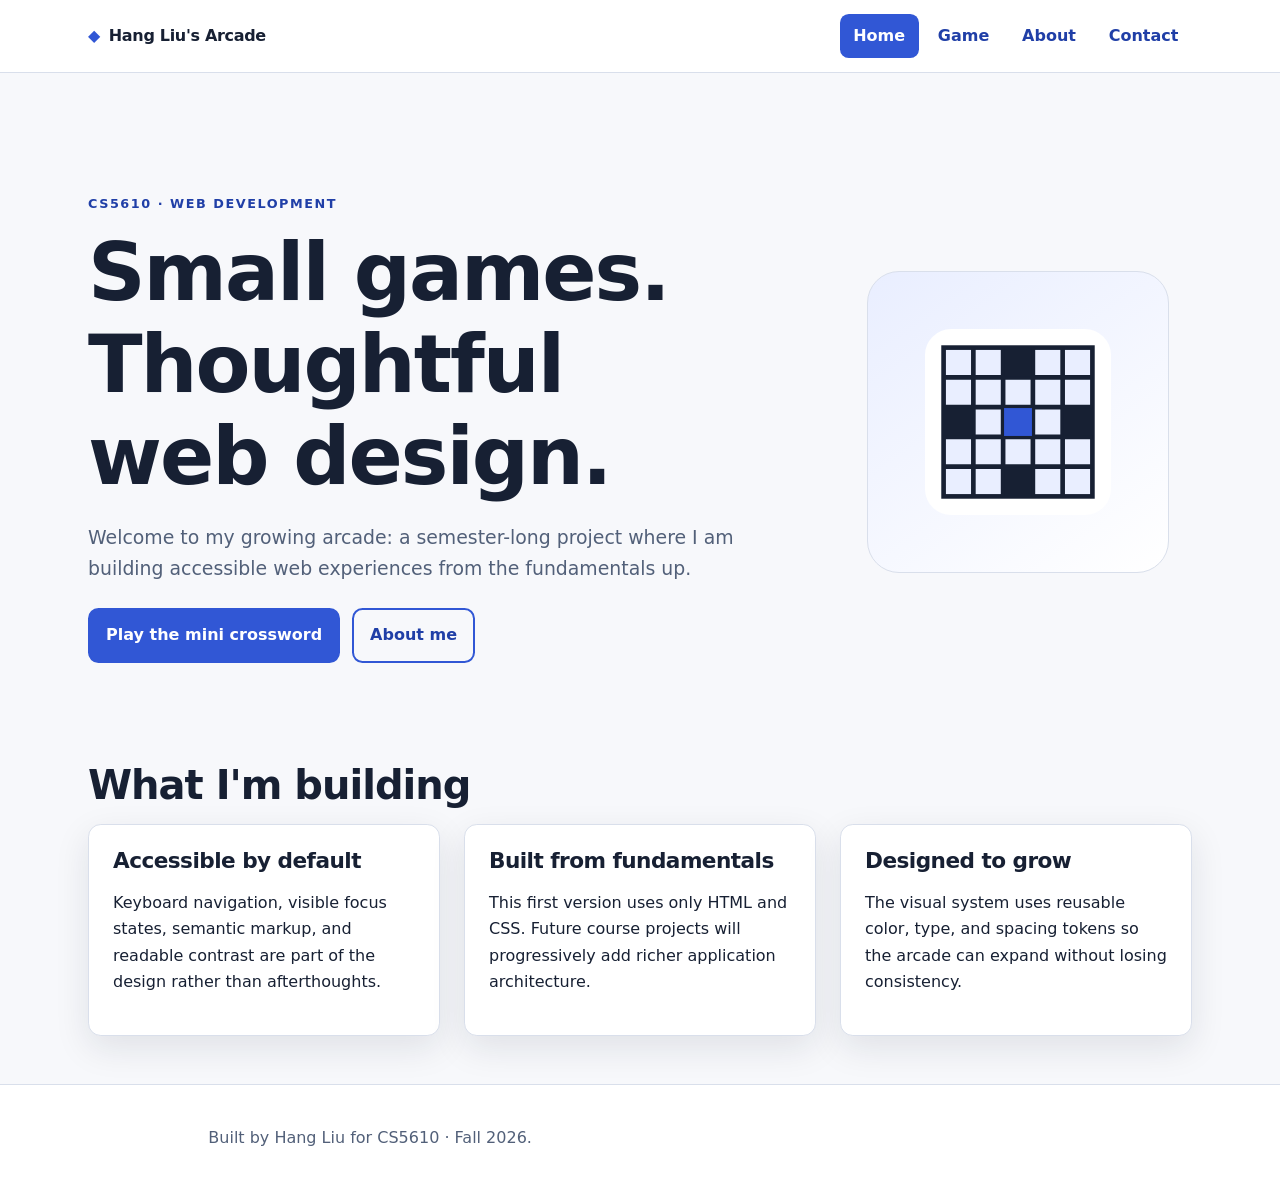
<file: index.html>
<!doctype html><html lang="en"><head><meta charset="utf-8"><meta name="viewport" content="width=device-width,initial-scale=1"><meta name="description" content="Hang Liu's web development arcade and professional portfolio."><title>Hang Liu | The Arcade</title><link rel="stylesheet" href="css/shared.css"></head><body>
<a class="skip-link" href="#main">Skip to main content</a><header class="site-header"><div class="nav-wrap"><a class="brand" href="index.html">Hang Liu's Arcade</a><nav aria-label="Primary navigation"><ul><li><a href="index.html" aria-current="page">Home</a></li><li><a href="game/index.html">Game</a></li><li><a href="about/index.html">About</a></li><li><a href="contact/index.html">Contact</a></li></ul></nav></div></header>
<main id="main"><section class="hero"><div><p class="eyebrow">CS5610 · Web Development</p><h1>Small games. Thoughtful web design.</h1><p class="lede">Welcome to my growing arcade: a semester-long project where I am building accessible web experiences from the fundamentals up.</p><div class="actions"><a class="button" href="game/index.html">Play the mini crossword</a><a class="button secondary" href="about/index.html">About me</a></div></div><div class="hero-mark"><img src="assets/arcade.svg" alt="A five-by-five arcade puzzle grid logo"></div></section>
<section class="section" aria-labelledby="build-heading"><h2 id="build-heading">What I'm building</h2><div class="cards"><article class="card"><h3>Accessible by default</h3><p>Keyboard navigation, visible focus states, semantic markup, and readable contrast are part of the design rather than afterthoughts.</p></article><article class="card"><h3>Built from fundamentals</h3><p>This first version uses only HTML and CSS. Future course projects will progressively add richer application architecture.</p></article><article class="card"><h3>Designed to grow</h3><p>The visual system uses reusable color, type, and spacing tokens so the arcade can expand without losing consistency.</p></article></div></section></main>
<footer class="site-footer"><p>Built by Hang Liu for CS5610 · Fall 2026.</p></footer></body></html>
</file>
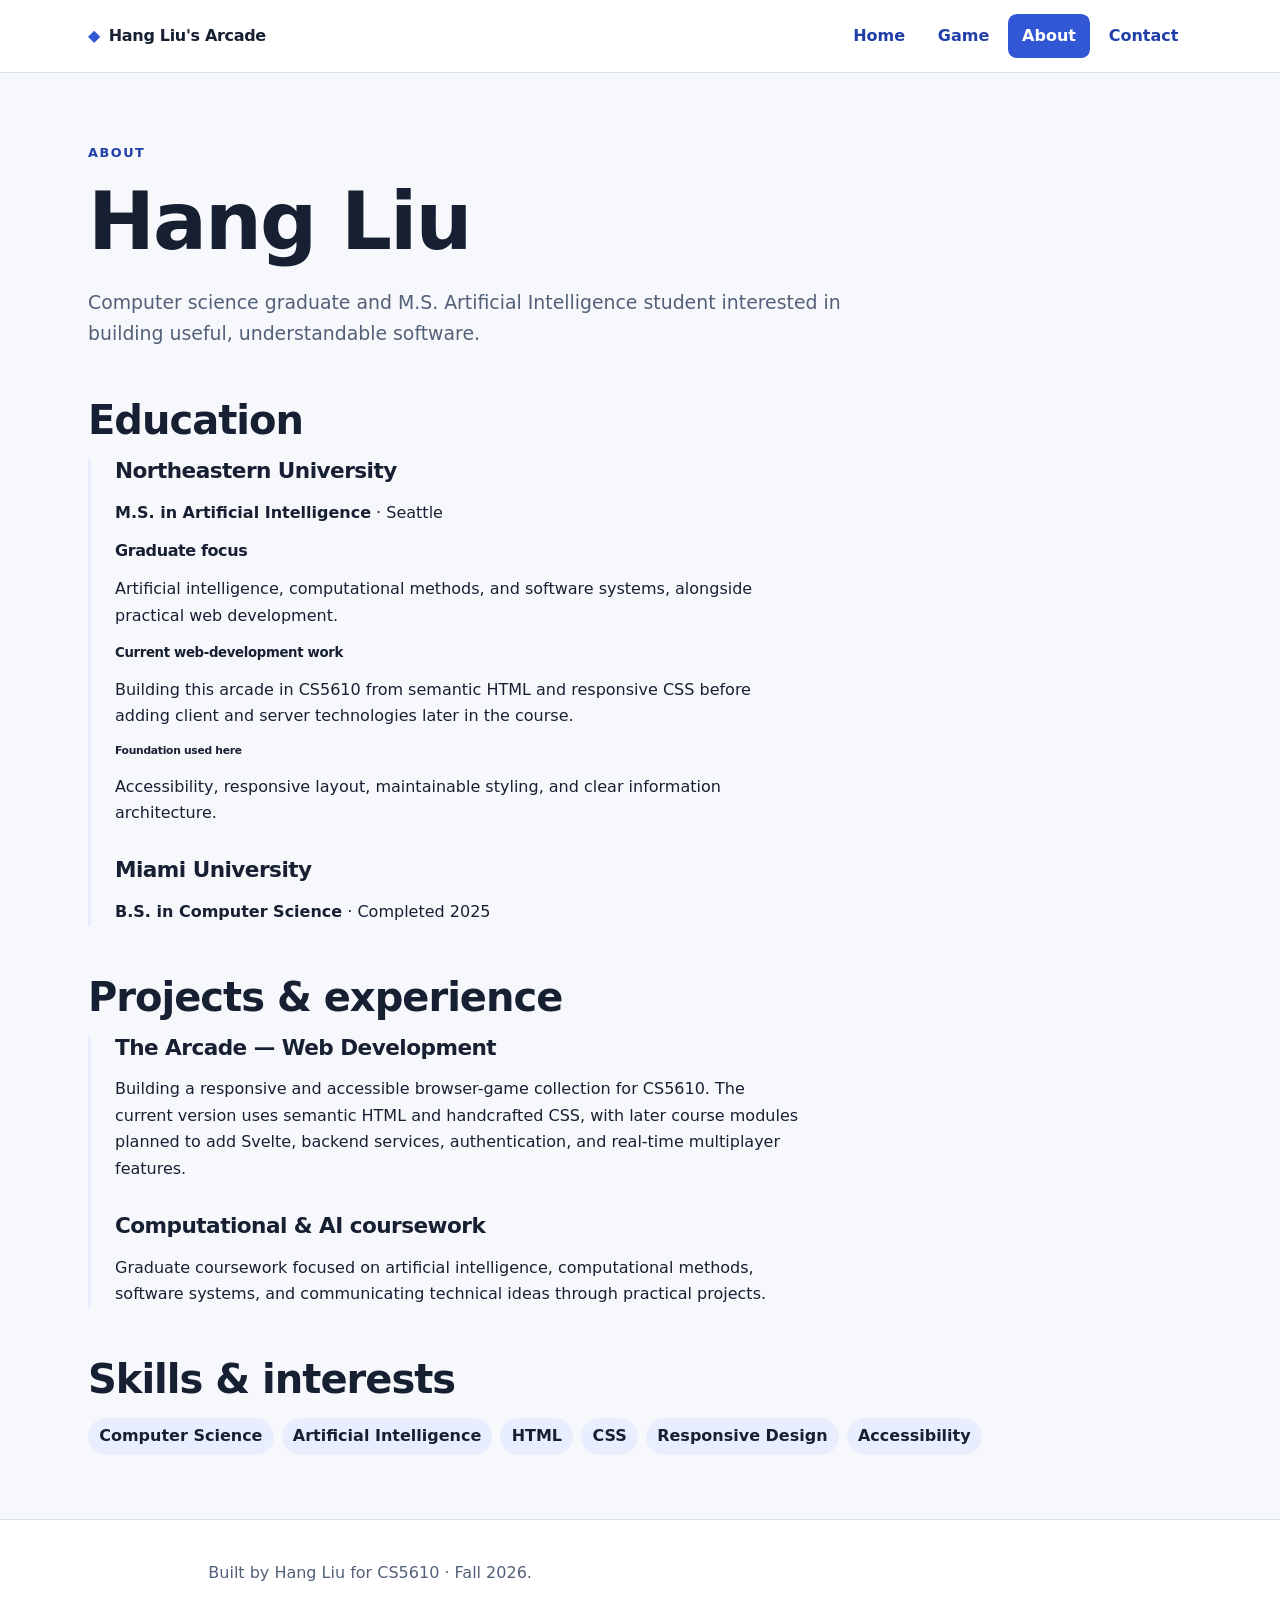
<file: about/index.html>
<!doctype html><html lang="en"><head><meta charset="utf-8"><meta name="viewport" content="width=device-width,initial-scale=1"><meta name="description" content="Education, experience, and interests of Hang Liu."><title>About | Hang Liu's Arcade</title><link rel="stylesheet" href="../css/shared.css"></head><body>
<a class="skip-link" href="#main">Skip to main content</a><header class="site-header"><div class="nav-wrap"><a class="brand" href="../index.html">Hang Liu's Arcade</a><nav aria-label="Primary navigation"><ul><li><a href="../index.html">Home</a></li><li><a href="../game/index.html">Game</a></li><li><a href="index.html" aria-current="page">About</a></li><li><a href="../contact/index.html">Contact</a></li></ul></nav></div></header>
<main id="main"><header><p class="eyebrow">About</p><h1>Hang Liu</h1><p class="lede">Computer science graduate and M.S. Artificial Intelligence student interested in building useful, understandable software.</p></header>
<section class="section" aria-labelledby="education"><h2 id="education">Education</h2><div class="timeline"><article><h3>Northeastern University</h3><p><strong>M.S. in Artificial Intelligence</strong> · Seattle</p><h4>Graduate focus</h4><p>Artificial intelligence, computational methods, and software systems, alongside practical web development.</p><h5>Current web-development work</h5><p>Building this arcade in CS5610 from semantic HTML and responsive CSS before adding client and server technologies later in the course.</p><h6>Foundation used here</h6><p>Accessibility, responsive layout, maintainable styling, and clear information architecture.</p></article><article><h3>Miami University</h3><p><strong>B.S. in Computer Science</strong> · Completed 2025</p></article></div></section>
<section class="section" aria-labelledby="experience"><h2 id="experience">Projects &amp; experience</h2><div class="timeline"><article><h3>The Arcade — Web Development</h3><p>Building a responsive and accessible browser-game collection for CS5610. The current version uses semantic HTML and handcrafted CSS, with later course modules planned to add Svelte, backend services, authentication, and real-time multiplayer features.</p></article><article><h3>Computational &amp; AI coursework</h3><p>Graduate coursework focused on artificial intelligence, computational methods, software systems, and communicating technical ideas through practical projects.</p></article></div></section>
<section class="section" aria-labelledby="skills"><h2 id="skills">Skills & interests</h2><ul class="tag-list"><li>Computer Science</li><li>Artificial Intelligence</li><li>HTML</li><li>CSS</li><li>Responsive Design</li><li>Accessibility</li></ul></section>
</main><footer class="site-footer"><p>Built by Hang Liu for CS5610 · Fall 2026.</p></footer></body></html>
</file>
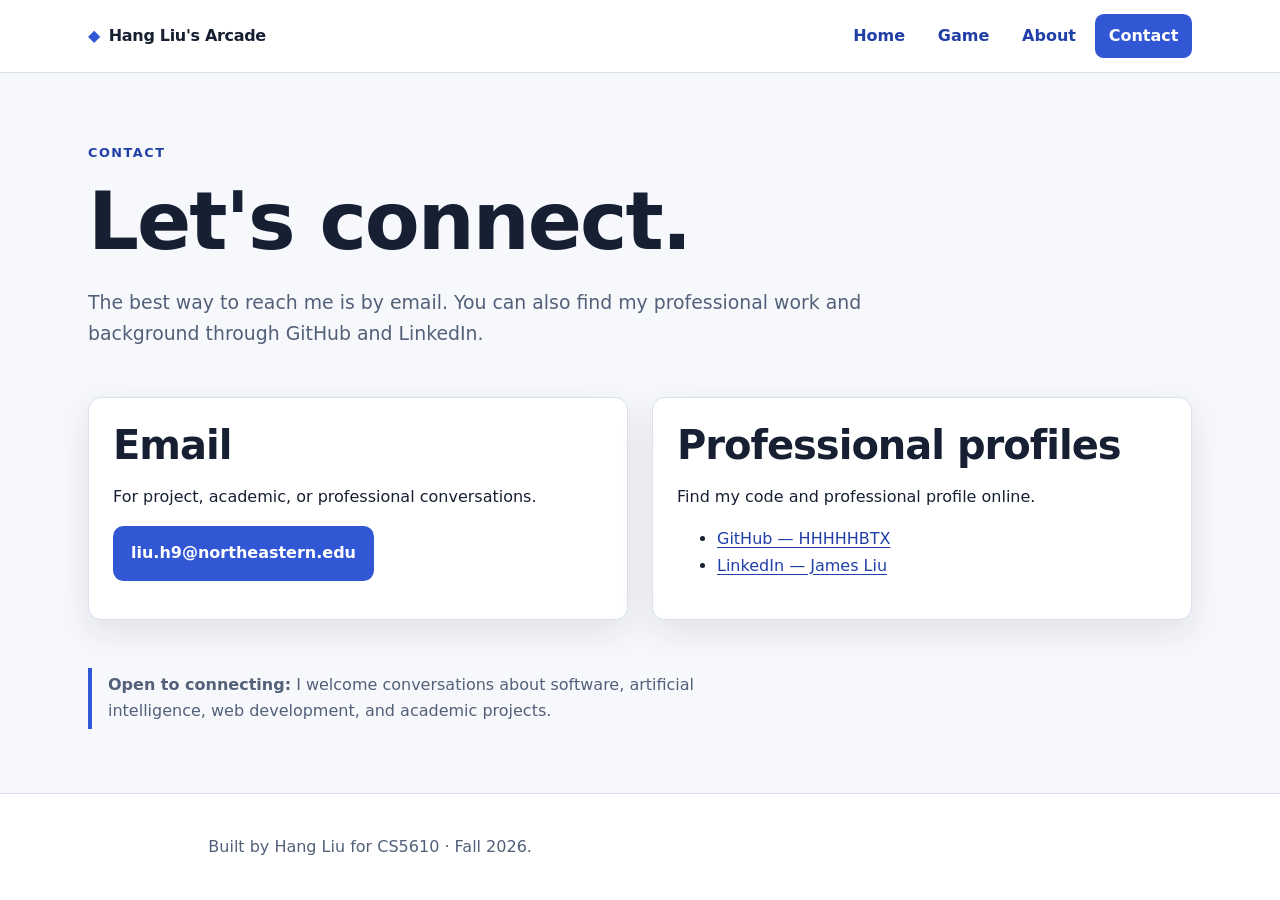
<file: contact/index.html>
<!doctype html>
<html lang="en">
<head>
  <meta charset="utf-8">
  <meta name="viewport" content="width=device-width,initial-scale=1">
  <meta name="description" content="Professional contact information for Hang Liu.">
  <title>Contact | Hang Liu's Arcade</title>
  <link rel="stylesheet" href="../css/shared.css">
</head>

<body>
  <a class="skip-link" href="#main">Skip to main content</a>

  <header class="site-header">
    <div class="nav-wrap">
      <a class="brand" href="../index.html">Hang Liu's Arcade</a>

      <nav aria-label="Primary navigation">
        <ul>
          <li><a href="../index.html">Home</a></li>
          <li><a href="../game/index.html">Game</a></li>
          <li><a href="../about/index.html">About</a></li>
          <li><a href="index.html" aria-current="page">Contact</a></li>
        </ul>
      </nav>
    </div>
  </header>

  <main id="main">
    <header>
      <p class="eyebrow">Contact</p>
      <h1>Let's connect.</h1>
      <p class="lede">
        The best way to reach me is by email. You can also find my
        professional work and background through GitHub and LinkedIn.
      </p>
    </header>

    <section class="section contact-grid" aria-label="Contact methods">
      <article class="card contact-card">
        <h2>Email</h2>
        <p>For project, academic, or professional conversations.</p>
        <a class="button" href="mailto:liu.h9@northeastern.edu">
          liu.h9@northeastern.edu
        </a>
      </article>

      <article class="card contact-card">
        <h2>Professional profiles</h2>
        <p>Find my code and professional profile online.</p>

        <ul>
          <li>
            <a href="https://github.com/HHHHHBTX"
               rel="noopener noreferrer">
              GitHub — HHHHHBTX
            </a>
          </li>

          <li>
            <a href="https://www.linkedin.com/in/james-liu-liuh74/"
               rel="noopener noreferrer">
              LinkedIn — James Liu
            </a>
          </li>
        </ul>
      </article>
    </section>

    <div class="section">
      <p class="note">
        <strong>Open to connecting:</strong>
        I welcome conversations about software, artificial intelligence,
        web development, and academic projects.
      </p>
    </div>
  </main>

  <footer class="site-footer">
    <p>Built by Hang Liu for CS5610 · Fall 2026.</p>
  </footer>
</body>
</html>
</file>
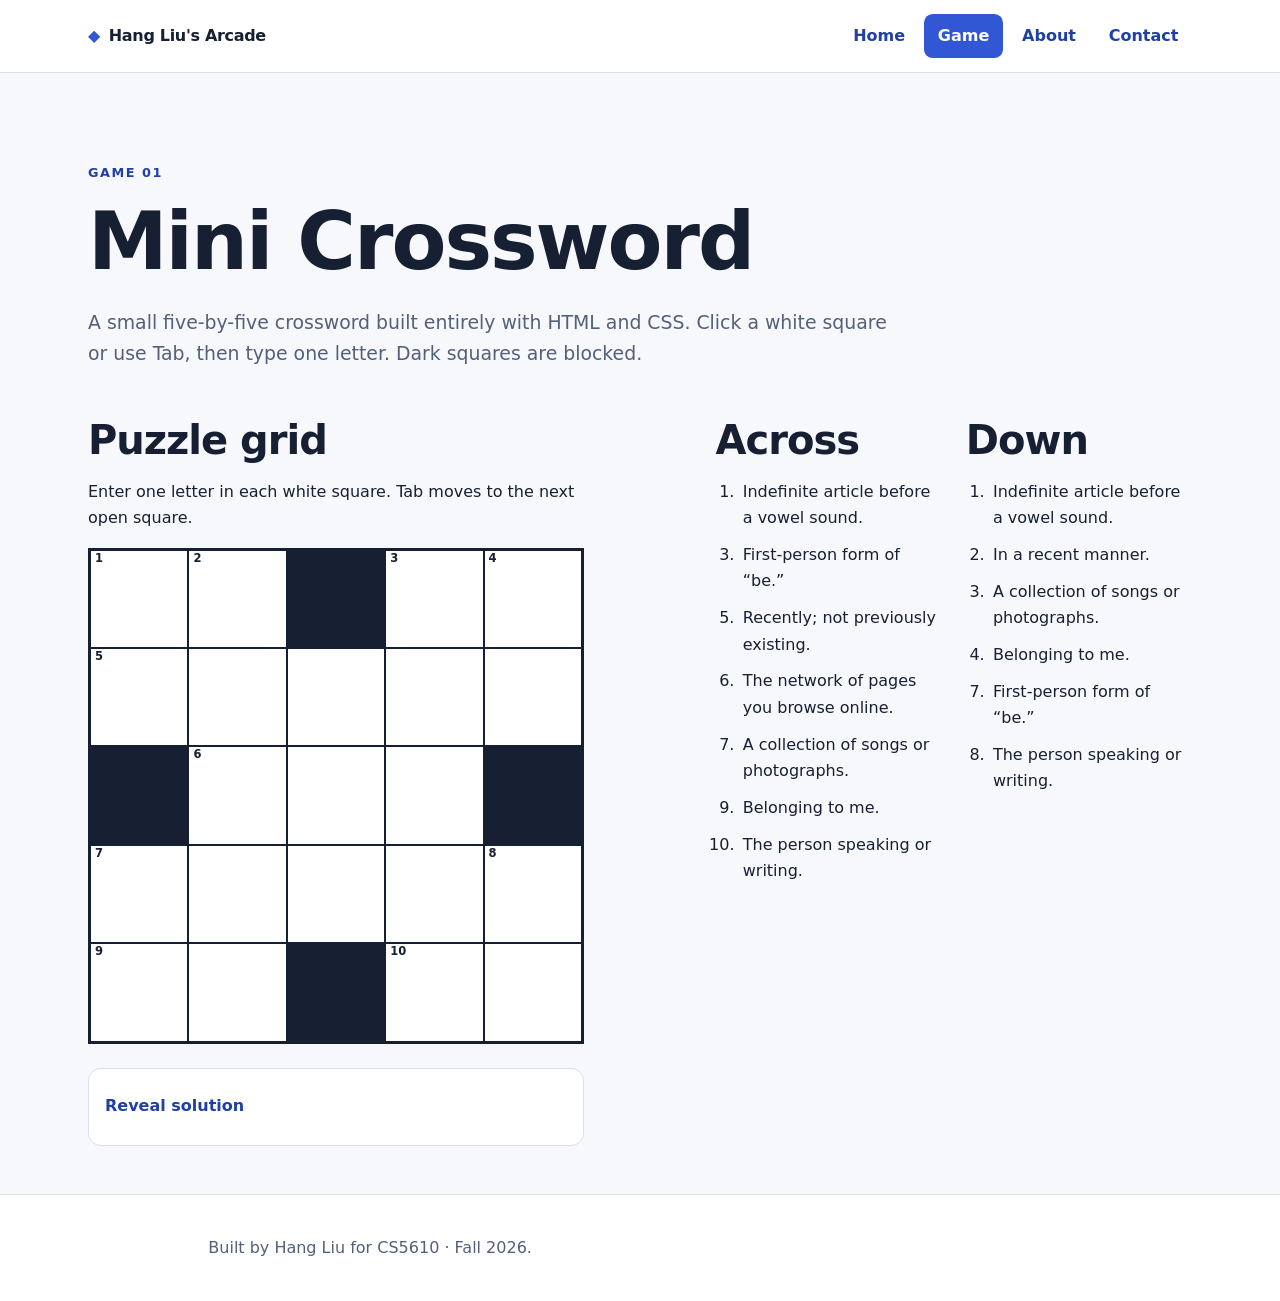
<file: game/index.html>
<!doctype html>
<html lang="en">
<head>
  <meta charset="utf-8">
  <meta name="viewport" content="width=device-width,initial-scale=1">
  <meta name="description" content="A CSS-only mini crossword in Hang Liu's Arcade.">
  <title>Mini Crossword | Hang Liu's Arcade</title>
  <link rel="stylesheet" href="../css/shared.css">
  <link rel="stylesheet" href="game.css">
</head>
<body>
<a class="skip-link" href="#main">Skip to main content</a>
<header class="site-header">
  <div class="nav-wrap">
    <a class="brand" href="../index.html">Hang Liu's Arcade</a>
    <nav aria-label="Primary navigation">
      <ul>
        <li><a href="../index.html">Home</a></li>
        <li><a href="index.html" aria-current="page">Game</a></li>
        <li><a href="../about/index.html">About</a></li>
        <li><a href="../contact/index.html">Contact</a></li>
      </ul>
    </nav>
  </div>
</header>

<main id="main">
  <header class="page-intro">
    <p class="eyebrow">Game 01</p>
    <h1>Mini Crossword</h1>
    <p class="lede">A small five-by-five crossword built entirely with HTML and CSS. Click a white square or use Tab, then type one letter. Dark squares are blocked.</p>
  </header>

  <section class="section game-layout" aria-labelledby="puzzle-heading">
    <div class="puzzle-shell">
      <h2 id="puzzle-heading">Puzzle grid</h2>
      <p id="puzzle-help">Enter one letter in each white square. Tab moves to the next open square.</p>

      <div class="crossword" role="group" aria-describedby="puzzle-help" aria-label="Five by five mini crossword">
        <div class="cell"><span class="number">1</span><label class="visually-hidden" for="r1c1">Row 1 column 1, 1 Across and 1 Down</label><input id="r1c1" type="text" maxlength="1" pattern="[A-Za-z]" autocomplete="off" aria-label="Row 1, column 1, 1 Across and 1 Down"></div>
        <div class="cell"><span class="number">2</span><label class="visually-hidden" for="r1c2">Row 1 column 2, 1 Across and 2 Down</label><input id="r1c2" type="text" maxlength="1" pattern="[A-Za-z]" autocomplete="off" aria-label="Row 1, column 2, 1 Across and 2 Down"></div>
        <div class="cell block"></div>
        <div class="cell"><span class="number">3</span><label class="visually-hidden" for="r1c4">Row 1 column 4, 3 Across and 3 Down</label><input id="r1c4" type="text" maxlength="1" pattern="[A-Za-z]" autocomplete="off" aria-label="Row 1, column 4, 3 Across and 3 Down"></div>
        <div class="cell"><span class="number">4</span><label class="visually-hidden" for="r1c5">Row 1 column 5, 3 Across and 4 Down</label><input id="r1c5" type="text" maxlength="1" pattern="[A-Za-z]" autocomplete="off" aria-label="Row 1, column 5, 3 Across and 4 Down"></div>
        <div class="cell"><span class="number">5</span><label class="visually-hidden" for="r2c1">Row 2 column 1, 5 Across and 1 Down</label><input id="r2c1" type="text" maxlength="1" pattern="[A-Za-z]" autocomplete="off" aria-label="Row 2, column 1, 5 Across and 1 Down"></div>
        <div class="cell"><label class="visually-hidden" for="r2c2">Row 2 column 2, 5 Across and 2 Down</label><input id="r2c2" type="text" maxlength="1" pattern="[A-Za-z]" autocomplete="off" aria-label="Row 2, column 2, 5 Across and 2 Down"></div>
        <div class="cell"><label class="visually-hidden" for="r2c3">Row 2 column 3, 5 Across</label><input id="r2c3" type="text" maxlength="1" pattern="[A-Za-z]" autocomplete="off" aria-label="Row 2, column 3, 5 Across"></div>
        <div class="cell"><label class="visually-hidden" for="r2c4">Row 2 column 4, 5 Across and 3 Down</label><input id="r2c4" type="text" maxlength="1" pattern="[A-Za-z]" autocomplete="off" aria-label="Row 2, column 4, 5 Across and 3 Down"></div>
        <div class="cell"><label class="visually-hidden" for="r2c5">Row 2 column 5, 5 Across and 4 Down</label><input id="r2c5" type="text" maxlength="1" pattern="[A-Za-z]" autocomplete="off" aria-label="Row 2, column 5, 5 Across and 4 Down"></div>
        <div class="cell block"></div>
        <div class="cell"><span class="number">6</span><label class="visually-hidden" for="r3c2">Row 3 column 2, 6 Across and 2 Down</label><input id="r3c2" type="text" maxlength="1" pattern="[A-Za-z]" autocomplete="off" aria-label="Row 3, column 2, 6 Across and 2 Down"></div>
        <div class="cell"><label class="visually-hidden" for="r3c3">Row 3 column 3, 6 Across</label><input id="r3c3" type="text" maxlength="1" pattern="[A-Za-z]" autocomplete="off" aria-label="Row 3, column 3, 6 Across"></div>
        <div class="cell"><label class="visually-hidden" for="r3c4">Row 3 column 4, 6 Across and 3 Down</label><input id="r3c4" type="text" maxlength="1" pattern="[A-Za-z]" autocomplete="off" aria-label="Row 3, column 4, 6 Across and 3 Down"></div>
        <div class="cell block"></div>
        <div class="cell"><span class="number">7</span><label class="visually-hidden" for="r4c1">Row 4 column 1, 7 Across and 7 Down</label><input id="r4c1" type="text" maxlength="1" pattern="[A-Za-z]" autocomplete="off" aria-label="Row 4, column 1, 7 Across and 7 Down"></div>
        <div class="cell"><label class="visually-hidden" for="r4c2">Row 4 column 2, 7 Across and 2 Down</label><input id="r4c2" type="text" maxlength="1" pattern="[A-Za-z]" autocomplete="off" aria-label="Row 4, column 2, 7 Across and 2 Down"></div>
        <div class="cell"><label class="visually-hidden" for="r4c3">Row 4 column 3, 7 Across</label><input id="r4c3" type="text" maxlength="1" pattern="[A-Za-z]" autocomplete="off" aria-label="Row 4, column 3, 7 Across"></div>
        <div class="cell"><label class="visually-hidden" for="r4c4">Row 4 column 4, 7 Across and 3 Down</label><input id="r4c4" type="text" maxlength="1" pattern="[A-Za-z]" autocomplete="off" aria-label="Row 4, column 4, 7 Across and 3 Down"></div>
        <div class="cell"><span class="number">8</span><label class="visually-hidden" for="r4c5">Row 4 column 5, 7 Across and 8 Down</label><input id="r4c5" type="text" maxlength="1" pattern="[A-Za-z]" autocomplete="off" aria-label="Row 4, column 5, 7 Across and 8 Down"></div>
        <div class="cell"><span class="number">9</span><label class="visually-hidden" for="r5c1">Row 5 column 1, 9 Across and 7 Down</label><input id="r5c1" type="text" maxlength="1" pattern="[A-Za-z]" autocomplete="off" aria-label="Row 5, column 1, 9 Across and 7 Down"></div>
        <div class="cell"><label class="visually-hidden" for="r5c2">Row 5 column 2, 9 Across and 2 Down</label><input id="r5c2" type="text" maxlength="1" pattern="[A-Za-z]" autocomplete="off" aria-label="Row 5, column 2, 9 Across and 2 Down"></div>
        <div class="cell block"></div>
        <div class="cell"><span class="number">10</span><label class="visually-hidden" for="r5c4">Row 5 column 4, 10 Across and 3 Down</label><input id="r5c4" type="text" maxlength="1" pattern="[A-Za-z]" autocomplete="off" aria-label="Row 5, column 4, 10 Across and 3 Down"></div>
        <div class="cell"><label class="visually-hidden" for="r5c5">Row 5 column 5, 10 Across and 8 Down</label><input id="r5c5" type="text" maxlength="1" pattern="[A-Za-z]" autocomplete="off" aria-label="Row 5, column 5, 10 Across and 8 Down"></div>
      </div>

      <details>
        <summary>Reveal solution</summary>
        <p>The completed crossword is shown below. Dark squares are blocked.</p>
        <div class="solution-grid" role="img" aria-label="Completed crossword solution">
          <span>A</span><span>N</span><span class="solution-block">■</span><span>A</span><span>M</span>
          <span>N</span><span>E</span><span>W</span><span>L</span><span>Y</span>
          <span class="solution-block">■</span><span>W</span><span>E</span><span>B</span><span class="solution-block">■</span>
          <span>A</span><span>L</span><span>B</span><span>U</span><span>M</span>
          <span>M</span><span>Y</span><span class="solution-block">■</span><span>M</span><span>E</span>
        </div>
      </details>
    </div>

    <div class="clues">
      <section aria-labelledby="across"><h2 id="across">Across</h2><ol>
        <li value="1">Indefinite article before a vowel sound.</li>
        <li value="3">First-person form of “be.”</li>
        <li value="5">Recently; not previously existing.</li>
        <li value="6">The network of pages you browse online.</li>
        <li value="7">A collection of songs or photographs.</li>
        <li value="9">Belonging to me.</li>
        <li value="10">The person speaking or writing.</li>
      </ol></section>
      <section aria-labelledby="down"><h2 id="down">Down</h2><ol>
        <li value="1">Indefinite article before a vowel sound.</li>
        <li value="2">In a recent manner.</li>
        <li value="3">A collection of songs or photographs.</li>
        <li value="4">Belonging to me.</li>
        <li value="7">First-person form of “be.”</li>
        <li value="8">The person speaking or writing.</li>
      </ol></section>
    </div>
  </section>
</main>
<footer class="site-footer"><p>Built by Hang Liu for CS5610 · Fall 2026.</p></footer>
</body>
</html>
</file>
<file: css/shared.css>
:root {
  --ink: #172033;
  --muted: #526079;
  --paper: #f7f8fb;
  --surface: #ffffff;
  --line: #d9dfeb;
  --accent: #3157d5;
  --accent-dark: #203fa7;
  --accent-soft: #e9eeff;
  --block: #172033;
  --focus: #b33b00;
  --space-1: .5rem;
  --space-2: 1rem;
  --space-3: 1.5rem;
  --space-4: 2rem;
  --space-5: 3rem;
  --radius: .8rem;
  --shadow: 0 12px 35px rgba(23,32,51,.10);
  font-family: Inter, ui-sans-serif, system-ui, -apple-system, BlinkMacSystemFont, "Segoe UI", sans-serif;
}
* { box-sizing: border-box; }
html { scroll-behavior: smooth; }
body { margin: 0; background: var(--paper); color: var(--ink); line-height: 1.65; }
a { color: var(--accent-dark); text-underline-offset: .18em; }
a:hover { color: var(--accent); }
a:focus-visible, input:focus-visible, summary:focus-visible { outline: 3px solid var(--focus); outline-offset: 3px; border-radius: .2rem; }
.site-header { position: sticky; top: 0; z-index: 10; background: rgba(255,255,255,.96); border-bottom: 1px solid var(--line); }
.nav-wrap { max-width: 72rem; min-height: 4.5rem; margin: 0 auto; padding: 0 var(--space-3); display: flex; align-items: center; justify-content: space-between; gap: var(--space-2); }
.brand { font-weight: 800; color: var(--ink); text-decoration: none; letter-spacing: -.02em; }
.brand::before { content: "◆"; color: var(--accent); margin-right: .55rem; }
nav ul { display: flex; list-style: none; margin: 0; padding: 0; gap: .35rem; }
nav a { display: flex; align-items: center; justify-content: center; min-height: 44px; padding: .55rem .85rem; border-radius: .55rem; text-decoration: none; font-weight: 650; }
nav a:hover { background: var(--accent-soft); }
nav a[aria-current="page"] { background: var(--accent); color: #fff; }
main { max-width: 72rem; margin: 0 auto; padding: calc(var(--space-5) + .5rem) var(--space-3) var(--space-5); }
.hero { display: grid; grid-template-columns: 1.35fr .65fr; gap: var(--space-4); align-items: center; min-height: 65vh; }
.eyebrow { color: var(--accent-dark); font-weight: 800; text-transform: uppercase; letter-spacing: .12em; font-size: .8rem; }
h1, h2, h3, h4, h5, h6 { line-height: 1.15; margin: 0 0 var(--space-2); letter-spacing: -.025em; }
h1 { font-size: clamp(2.5rem, 7vw, 5rem); max-width: 12ch; }
h2 { font-size: clamp(1.7rem, 4vw, 2.5rem); }
h3 { font-size: 1.35rem; }
p { max-width: 68ch; }
.lede { font-size: 1.18rem; color: var(--muted); }
.actions { display: flex; flex-wrap: wrap; gap: .75rem; margin-top: var(--space-3); }
.button { display: inline-flex; align-items: center; justify-content: center; min-height: 44px; padding: .75rem 1rem; border: 2px solid var(--accent); border-radius: .65rem; background: var(--accent); color: #fff; font-weight: 750; text-decoration: none; transition: transform .18s ease, background-color .18s ease; }
.button:hover { color: #fff; background: var(--accent-dark); transform: translateY(-2px); }
.button.secondary { background: transparent; color: var(--accent-dark); }
.card { background: var(--surface); border: 1px solid var(--line); border-radius: var(--radius); padding: var(--space-3); box-shadow: var(--shadow); }
.hero-mark { display: grid; place-items: center; aspect-ratio: 1; max-width: 20rem; justify-self: center; background: linear-gradient(145deg, var(--accent-soft), #fff); border: 1px solid var(--line); border-radius: 2rem; }
.hero-mark img { width: 62%; height: auto; }
.section { margin-top: var(--space-5); }
.cards { display: grid; grid-template-columns: repeat(3, 1fr); gap: var(--space-3); }
.tag-list { display: flex; flex-wrap: wrap; gap: .5rem; list-style: none; padding: 0; }
.tag-list li { background: var(--accent-soft); padding: .35rem .7rem; border-radius: 99rem; font-weight: 650; }
.site-footer { border-top: 1px solid var(--line); background: var(--surface); padding: var(--space-3); text-align: center; color: var(--muted); }
.skip-link { position: fixed; left: 1rem; top: -5rem; z-index: 100; background: var(--ink); color: #fff; padding: .7rem 1rem; }
.skip-link:focus { top: 1rem; }
.timeline { border-left: 3px solid var(--accent-soft); padding-left: var(--space-3); }
.timeline article { margin-bottom: var(--space-4); }
.contact-grid { display: grid; grid-template-columns: repeat(2, 1fr); gap: var(--space-3); }
.contact-card a { overflow-wrap: anywhere; }
.note { border-left: 4px solid var(--accent); padding: .25rem 0 .25rem var(--space-2); color: var(--muted); }
@media (max-width: 700px) {
  body { padding-bottom: 4.6rem; }
  .site-header { position: static; }
  .nav-wrap { min-height: auto; padding: var(--space-2); }
  .brand { margin: 0 auto; }
  nav { position: fixed; bottom: 0; left: 0; right: 0; z-index: 20; background: #fff; border-top: 1px solid var(--line); }
  nav ul { justify-content: space-around; gap: 0; }
  nav li { flex: 1; }
  nav a { border-radius: 0; padding: .65rem .2rem; font-size: .82rem; }
  main { padding: var(--space-4) var(--space-2); }
  .hero { grid-template-columns: 1fr; min-height: auto; }
  .hero-mark { max-width: 13rem; }
  .cards, .contact-grid { grid-template-columns: 1fr; }
}
.visually-hidden { position: absolute !important; width: 1px; height: 1px; padding: 0; margin: -1px; overflow: hidden; clip: rect(0,0,0,0); white-space: nowrap; border: 0; }
</file>
<file: game/game.css>
.page-intro { padding-top: 1.25rem; }
.page-intro h1 { margin-top: .15rem; }
.game-layout { display: grid; grid-template-columns: minmax(0, 1fr) minmax(17rem, .8fr); gap: 2rem; align-items: start; }
.puzzle-shell { max-width: 31rem; }
.crossword { display: grid; grid-template-columns: repeat(5, minmax(44px, 1fr)); aspect-ratio: 1; border: 3px solid var(--ink); background: var(--ink); gap: 2px; width: 100%; }
.cell { position: relative; min-width: 0; background: #fff; }
.cell.block { background: var(--block); }
.cell input { width: 100%; height: 100%; min-height: 44px; border: 0; background: transparent; color: var(--ink); text-align: center; text-transform: uppercase; font: 800 clamp(1.2rem, 6vw, 2rem)/1 var(--font, inherit); padding: .5rem .1rem .1rem; caret-color: var(--accent); }
.cell input:focus-visible { position: relative; z-index: 2; outline: 4px solid var(--focus); outline-offset: -4px; border-radius: 0; background: #fff6d9; }
.number { position: absolute; top: 2px; left: 4px; z-index: 1; font-size: clamp(.55rem, 2vw, .72rem); font-weight: 800; line-height: 1; pointer-events: none; }
.clues { display: grid; grid-template-columns: 1fr 1fr; gap: 1.5rem; }
.clues ol { padding-left: 1.5rem; }
.clues li { margin-bottom: .65rem; padding-left: .2rem; }
details { margin-top: 1.5rem; background: var(--surface); border: 1px solid var(--line); border-radius: var(--radius); padding: 1rem; }
summary { cursor: pointer; min-height: 44px; display: flex; align-items: center; font-weight: 800; color: var(--accent-dark); }
.solution-grid { display: grid; grid-template-columns: repeat(5, 2.4rem); gap: 2px; margin-top: 1rem; }
.solution-grid span { display: grid; place-items: center; aspect-ratio: 1; background: var(--accent-soft); font-weight: 800; }
.solution-grid .solution-block { background: var(--block); color: #fff; }
@media (max-width: 760px) { .game-layout { grid-template-columns: 1fr; } .puzzle-shell { width: 100%; max-width: 30rem; margin: 0 auto; } }
@media (max-width: 420px) { .clues { grid-template-columns: 1fr; } .crossword { width: min(100%, 300px); } }
.cell.block::after { content: ""; position: absolute; inset: 0; background: var(--block); }
@media (max-width: 360px) { .crossword { width: 100%; } }
</file>
